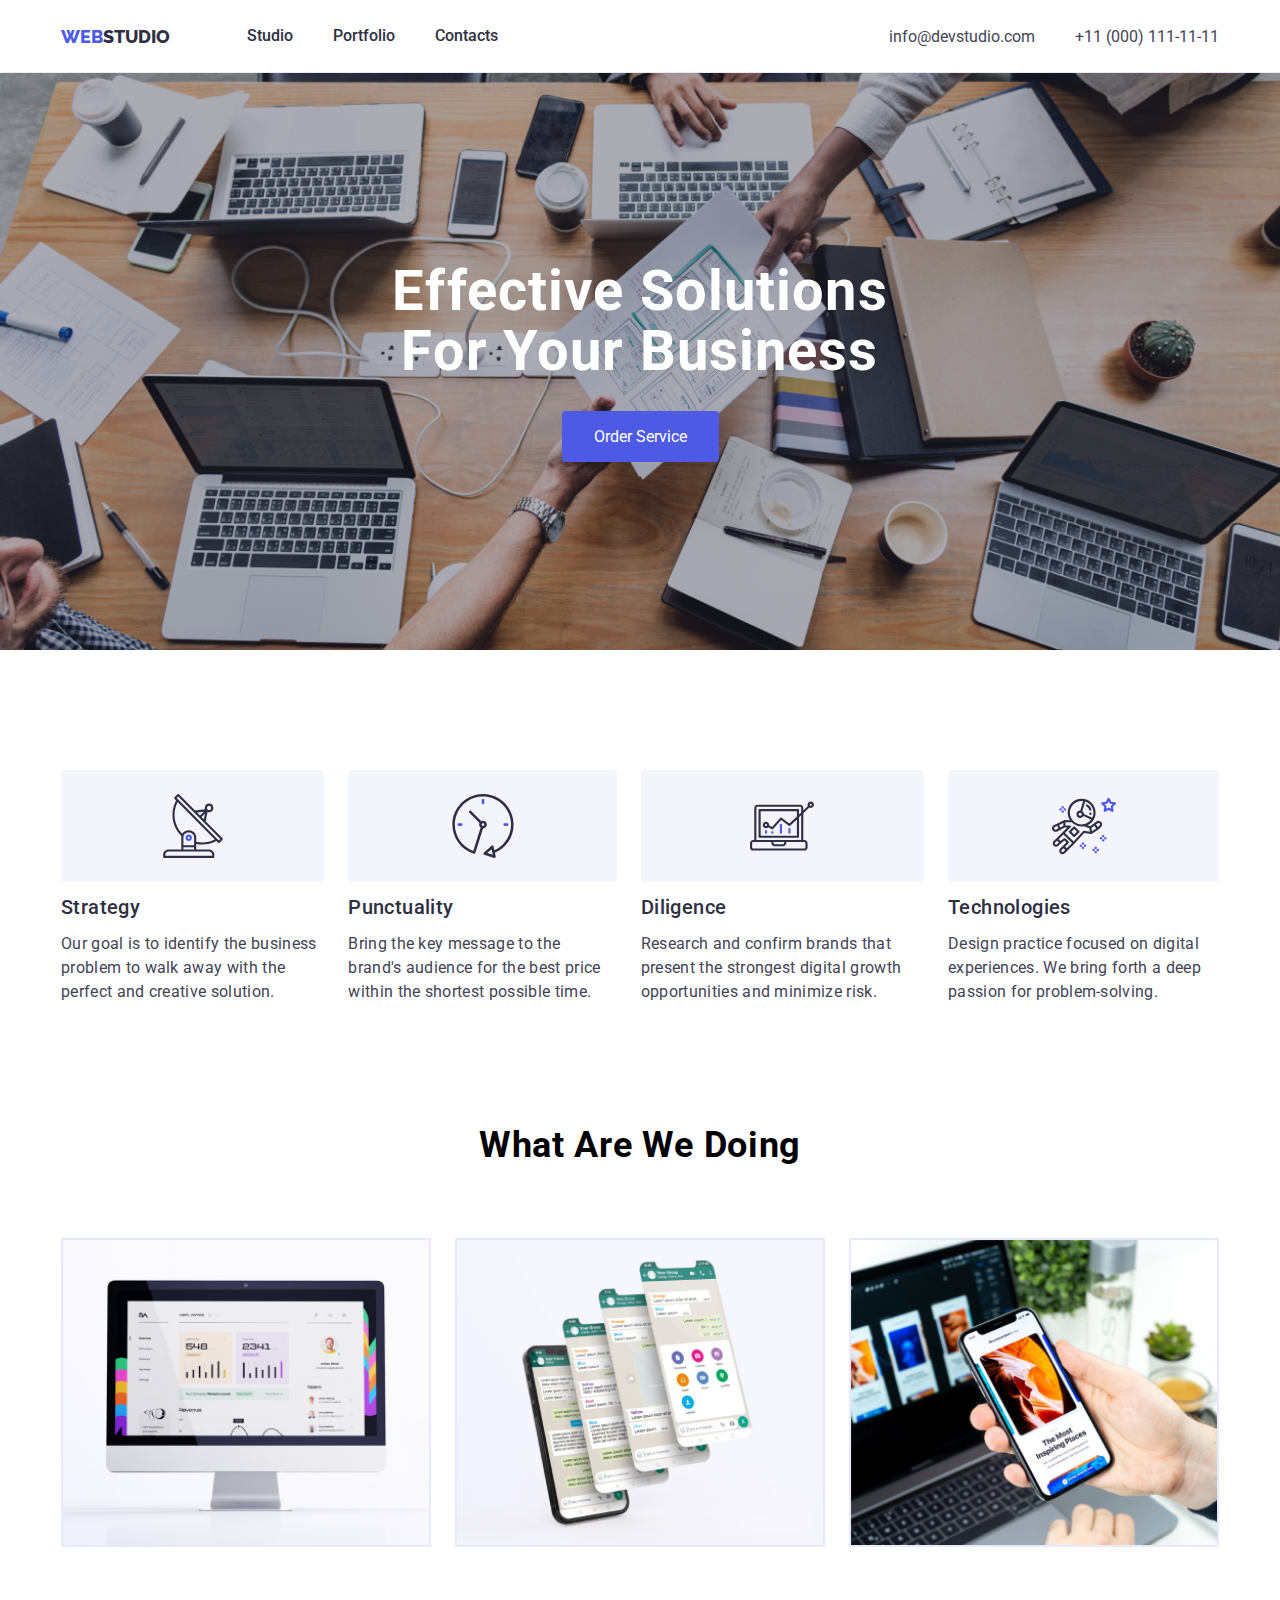
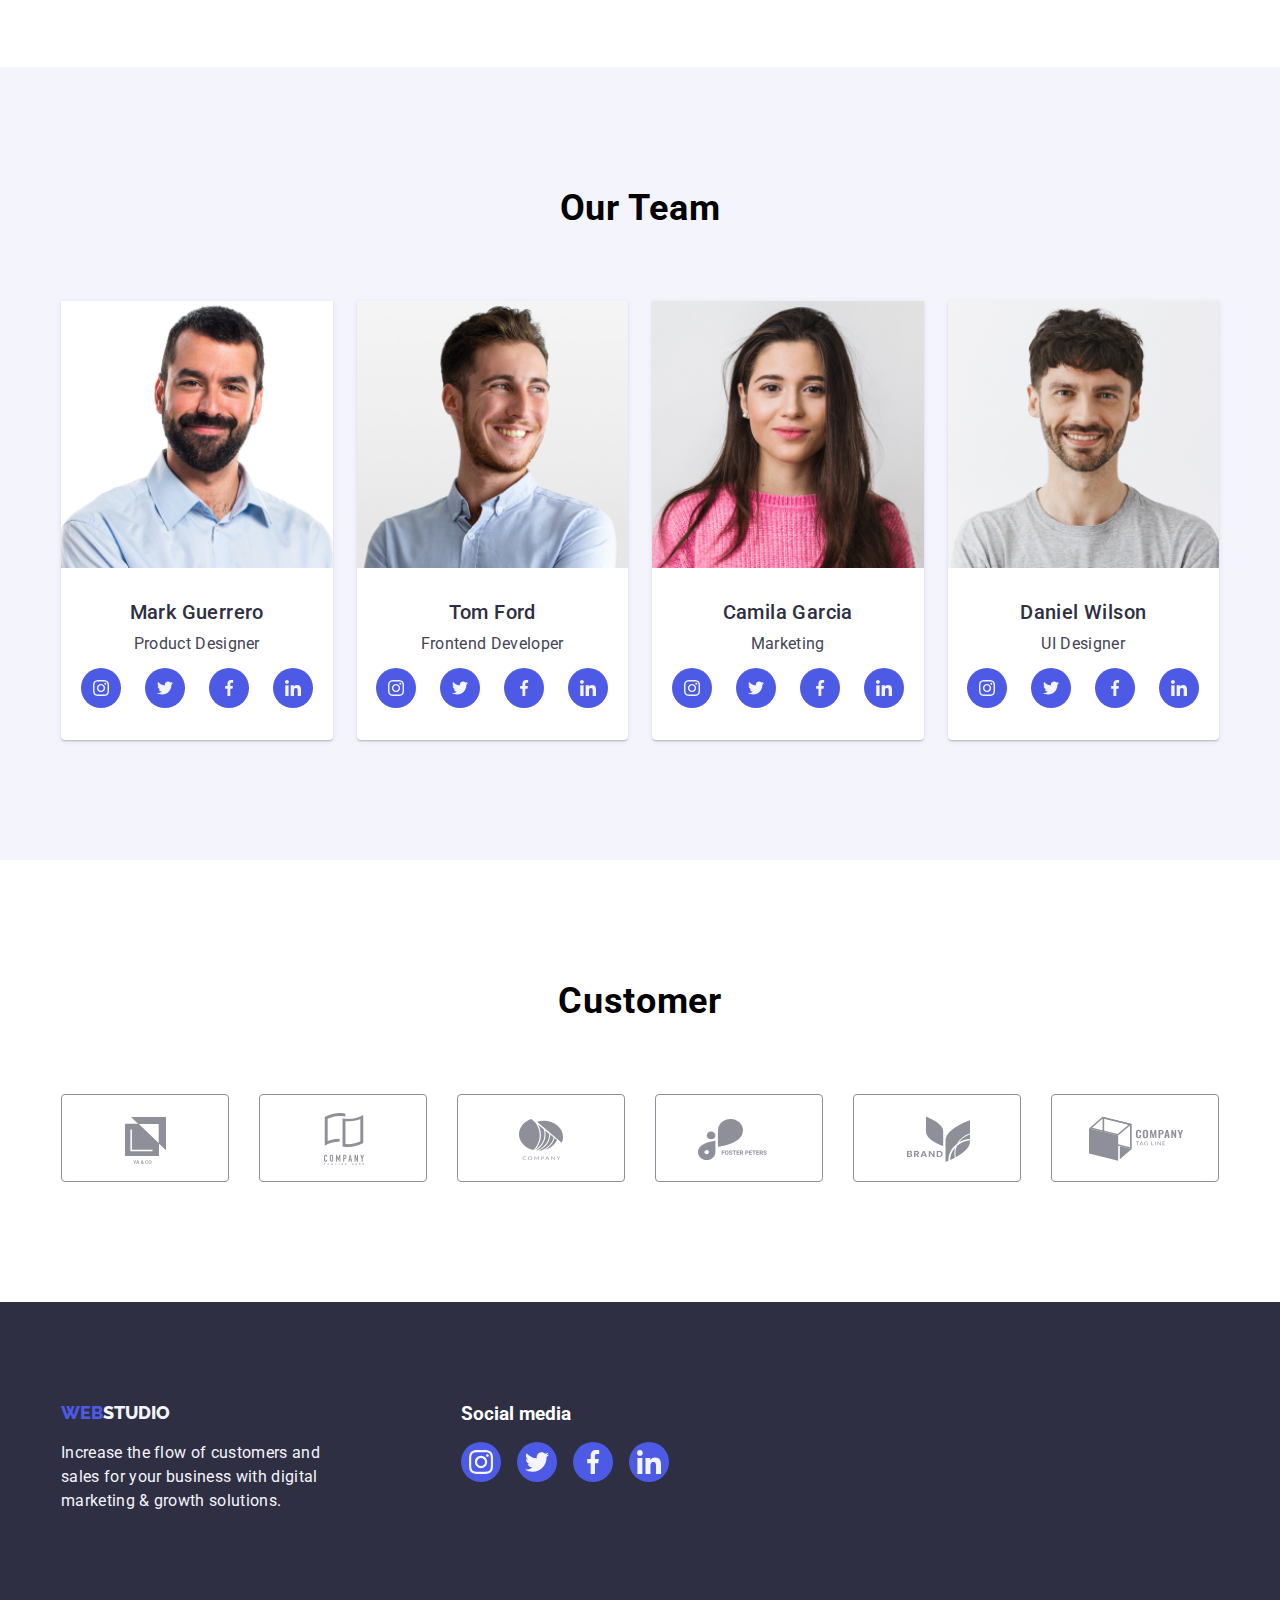
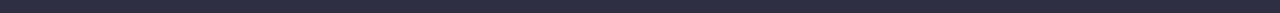
<file: index.html>
<!DOCTYPE html>
<html lang="en">
    <head>
        <meta charset="UTF-8">
        <meta name="viewport" content="width=device-width, initial-scale=1.0">
        <title>Webstudio</title>
        <link rel="https://cdnjs.cloudflare.com/ajax/libs/modern-normalize/2.0.0/modern-normalize.min.css">
        <link rel="stylesheet" href="./css/style.css"/>
        <link href="https://fonts.googleapis.com/css2?family=Montserrat:wght@100;400;700&family=Roboto:ital,wght@0,400;0,500;0,700;0,900;1,400;1,500;1,700;1,900&display=swap" rel="stylesheet"/>
        <link rel="preconnect" href="https://fonts.googleapis.com">
        <link rel="preconnect" href="https://fonts.gstatic.com" crossorigin>
        <link href="https://fonts.googleapis.com/css2?family=Montserrat:wght@100;400;700&family=Raleway:wght@400;800&family=Roboto:ital,wght@0,400;0,500;0,700;0,900;1,400;1,500;1,700;1,900&display=swap" rel="stylesheet"/>

    </head>
    <body>
        <!-- Header Section -->
        <header class="header">
            <div class="header-container container">
                <nav class="header-nav">
                    <a href="./index.html" class="header-logo"><span>web</span>studio</a>
                    <ul class="nav-list">
                        <li class="nav-list-item">
                            <a href="./index.html" class="nav-item-link">Studio</a>
                        </li>
                        <li class="nav-list-item">
                            <a href="./portfolio.html" class="nav-item-link">Portfolio</a>
                        </li>
                        <li class="nav-list-item">
                            <a href="/" class="nav-item-link">Contacts</a>
                        </li>
                    </ul>
                </nav>
                <address class="address">
                    <ul class="address-list">
                        <li class="address-list-item">
                            <a href="mailto:info@devstudio.com" class="address-item-link">info@devstudio.com</a>
                        </li>
                        <li class="address-list-item">
                            <a href="callto:+11 (000) 111-11-11" class="address-item-link">+11 (000) 111-11-11</a>
                        </li>
                    </ul>
                </address>   
            </div>    
        </header>

        <!-- Main Section -->
        <main class="main">       
            <section class="hero">
                <div class="hero-container container">
                    <h1 class="hero-title">Effective Solutions<br>
                        for Your Business</h1>
                    <button type="button" class="hero-button" data-modal-open>Order Service</button>
                </div>        
            </section>

            <section class="features">
                <div class="features-container container">
                    <ul class="features-list">
                        <li class="feature-list-item">  
                            <div class="feature-image-container">
                                <img class="feature-list-img" src="images/icons/antenna1.svg"/> 
                            </div>
                            <h3 class="feature-item-title">Strategy</h3>
                            <p class="feature-item-description">Our goal is to identify the business problem to walk away with the perfect and creative solution.</p>
                        </li>
                        <li class="feature-list-item">
                            <div class="feature-image-container">
                                <img class="feature-list-img" src="images/icons/clock1.svg"/> 
                            </div>  
                            <h3 class="feature-item-title">Punctuality</h3>
                            <p class="feature-item-description">Bring the key message to the brand's audience for the best price within the shortest possible time.</p>
                        </li>
                        <li class="feature-list-item">
                            <div class="feature-image-container">
                                <img class="feature-list-img" src="images/icons/diagram1.svg"/>
                            </div>
                            <h3 class="feature-item-title">Diligence</h3>
                            <p class="feature-item-description">Research and confirm brands that present the strongest digital growth opportunities and minimize risk.</p>
                        </li>
                        <li class="feature-list-item">
                            <div class="feature-image-container">
                                <img class="feature-list-img" src="images/icons/astronaut1.svg"/>
                            </div>
                            <h3 class="feature-item-title">Technologies</h3>
                            <p class="feature-item-description">Design practice focused on digital experiences. We bring forth a deep passion for problem-solving.</p>
                        </li>
                    </ul>
                </div>
            </section>

            <section class="services">
                <div class="services-container container">
                    <h2 class="services-title">What are we doing</h2>
                    <ul class="services-list">
                        <li class="services-list-item">
                            <a href="/" class="services-item-link">
                                <img class="services-image" src="./images/services1.jpeg" alt="graphic chart computer" width="400px">
                            </a>
                        </li>
                        <li class="services-list-item">
                            <a href="/" class="services-item-link">
                                <img class="services-image" src="./images/services2.jpeg" alt="ui interface of mobile phone" width="400px">
                            </a>
                        </li>
                        <li class="services-list-item">
                            <a href="/" class="services-item-link">
                                <img class="services-image" src="./images/services3.jpeg" alt="mobile screen viewing" width="400px">
                            </a>
                        </li>
                    </ul>
                </div>
            </section>

            <section class="team">
                <div class="team-container container">
                    <h2 class="team-title">Our Team</h2>
                    <ul class="team-list">
                        <li class="team-list-item">  
                            <img src="./images/markGuerero.jpeg" alt="Mark Guerrero" width="300px">
                            <div class="team-details-con">
                                <h3 class="team-item-title">Mark Guerrero</h3>
                                <p class="team-item-description">Product Designer</p>
                                <ul class="team-links">
                                    <li class="team-links-item">
                                        <a href="#" class="team-link">
                                            <svg>
                                                <use href="images/icons.svg#instagram2"/>
                                            </svg>
                                        </a>
                                    </li>
                                    <li class="team-links-item"> 
                                        <a href="#" class="team-link">
                                            <svg>
                                                <use href="images/icons.svg#twitter1"/>
                                            </svg>
                                        </a>
                                    </li>
                                    <li class="team-links-item">
                                        <a href="#" class="team-link">
                                            <svg>
                                                <use href="images/icons.svg#facebook1"/>
                                            </svg>
                                        </a>
                                    </li>
                                    <li class="team-links-item">
                                        <a href="#" class="team-link">
                                            <svg>
                                                <use href="images/icons.svg#linkedin1"/>
                                            </svg>
                                        </a>
                                    </li>
                                </ul>
                            </div>    
                        </li>
                        <li class="team-list-item">
                            <img src="./images/tomFord.jpeg" alt="Tom Ford" width="300px">
                            <div class="team-details-con">    
                                <h3 class="team-item-title">Tom Ford</h3>
                                <p class="team-item-description">Frontend Developer</p>
                                <ul class="team-links">
                                    <li class="team-links-item">
                                        <a href="#" class="team-link">
                                            <svg>
                                                <use href="images/icons.svg#instagram2"/>
                                            </svg>
                                        </a>
                                    </li>
                                    <li class="team-links-item"> 
                                        <a href="#" class="team-link">
                                            <svg>
                                                <use href="images/icons.svg#twitter1"/>
                                            </svg>
                                        </a>
                                    </li>
                                    <li class="team-links-item">
                                        <a href="#" class="team-link">
                                            <svg>
                                                <use href="images/icons.svg#facebook1"/>
                                            </svg>
                                        </a>
                                    </li>
                                    <li class="team-links-item">
                                        <a href="#" class="team-link">
                                            <svg>
                                                <use href="images/icons.svg#linkedin1"/>
                                            </svg>
                                        </a>
                                    </li>
                                </ul>
                            </div>    
                        </li>
                        <li class="team-list-item">
                            <img src="./images/camilaGarcia.jpeg" alt="Camila Garcia" width="300px">
                            <div class="team-details-con"> 
                                <h3 class="team-item-title">Camila Garcia</h3>
                                <p class="team-item-description">Marketing</p>
                                <ul class="team-links">
                                    <li class="team-links-item">
                                        <a href="#" class="team-link">
                                            <svg>
                                                <use href="images/icons.svg#instagram2"/>
                                            </svg>
                                        </a>
                                    </li>
                                    <li class="team-links-item"> 
                                        <a href="#" class="team-link">
                                            <svg>
                                                <use href="images/icons.svg#twitter1"/>
                                            </svg>
                                        </a>
                                    </li>
                                    <li class="team-links-item">
                                        <a href="#" class="team-link">
                                            <svg>
                                                <use href="images/icons.svg#facebook1"/>
                                            </svg>
                                        </a>
                                    </li>
                                    <li class="team-links-item">
                                        <a href="#" class="team-link">
                                            <svg>
                                                <use href="images/icons.svg#linkedin1"/>
                                            </svg>
                                        </a>
                                    </li>
                                </ul>
                            </div>    
                        </li>
                        <li class="team-list-item">
                            <img src="./images/danielWilson.jpeg" alt="Daniel Wilson" width="300px">
                            <div class="team-details-con">    
                                <h3 class="team-item-title">Daniel Wilson</h3>
                                <p class="team-item-description">UI Designer</p>
                                <ul class="team-links">
                                    <li class="team-links-item">
                                        <a href="#" class="team-link">
                                            <svg>
                                                <use href="images/icons.svg#instagram2"/>
                                            </svg>
                                        </a>
                                    </li>
                                    <li class="team-links-item"> 
                                        <a href="#" class="team-link">
                                            <svg>
                                                <use href="images/icons.svg#twitter1"/>
                                            </svg>
                                        </a>
                                    </li>
                                    <li class="team-links-item">
                                        <a href="#" class="team-link">
                                            <svg>
                                                <use href="images/icons.svg#facebook1"/>
                                            </svg>
                                        </a>
                                    </li>
                                    <li class="team-links-item">
                                        <a href="#" class="team-link">
                                            <svg>
                                                <use href="images/icons.svg#linkedin1"/>
                                            </svg>
                                        </a>
                                    </li>
                                </ul>
                            </div>    
                        </li>
                    </ul>
                </div>                        
            </section>

            <section class="customer">
                <div class="customer-container container">
                    <h2 class="customer-title">Customer</h2>
                    <ul class="customer-list">
                        
                        <li class="customer-list-item">
                            <a class="customer-link" href="#">
                                <svg>
                                    <use href="images/icons.svg#client1"/>
                                </svg>
                            </a>
                        </li>
                        <li class="customer-list-item">
                            <a class="customer-link" href="#">
                                <svg>
                                    <use href="images/icons.svg#client2"/>
                                </svg>
                            </a>
                        </li>
                        <li class="customer-list-item">
                            <a class="customer-link" href="#">
                                <svg>
                                    <use href="images/icons.svg#client3"/>
                                </svg>
                            </a>
                        </li>
                        <li class="customer-list-item">
                            <a class="customer-link" href="#">
                                <svg>
                                    <use href="images/icons.svg#client4"/>
                                </svg>
                            </a>
                        </li>
                        <li class="customer-list-item">
                            <a class="customer-link" href="#">
                                <svg>
                                    <use href="images/icons.svg#client5"/>
                                </svg>
                            </a>
                        </li>
                        <li class="customer-list-item">
                            <a class="customer-link" href="#">
                                <svg>
                                    <use href="images/icons.svg#client6"/>
                                </svg>
                            </a>
                        </li>
                    </ul>
                </div>
            </section>
        </main>


        <!-- Footer Section -->
        <footer class="footer">
            <div class="footer-container container">
                <div class="footer-logoinfo">
                    <ul class="footer-logoinfo-lists">
                        <li class="footer-logoinfo-list-item">
                            <a href="/" class="footer-logo">
                                <span>WEB</span>STUDIO
                            </a>
                        </li>
                        <li class="footer-logoinfo-list-item">
                            <p class="footer-disclaimer">Increase the flow of customers and sales for your business with digital marketing & growth solutions.</p>
                        </li>
                    </ul>
                    
                    
                </div>
                
                <div class="footer-socialmedia">
                    <h3 class="footer-socmed-title">Social media</h3>
                    <ul class="footer-socialmedia-links">
                        <li class="footer-socmed-list-items">
                            <a href="#" class="footer-socmed-link">
                                <svg>
                                    <use href="images/icons.svg#footer-instagram2"/>
                                </svg>
                            </a>
                        </li>
                        <li class="footer-socmed-list-items">
                            <a href="#" class="footer-socmed-link">
                                <svg>
                                    <use href="images/icons.svg#footer-twitter1"/>
                                </svg>
                            </a>
                        </li>
                        <li class="footer-socmed-list-items">
                            <a href="#" class="footer-socmed-link">
                                <svg>
                                    <use href="images/icons.svg#footer-facebook1"/>
                                </svg>
                            </a>
                        </li>
                        <li class="footer-socmed-list-items">
                            <a href="#" class="footer-socmed-link">
                                <svg>
                                    <use href="images/icons.svg#footer-linkedin1"/>
                                </svg>
                            </a>
                        </li>
                    </ul>
                </div>
            </div>

        </footer>

        <div class="modal is-hidden" data-modal>
            <div class="modal-content">
                <button class="modal-close" data-modal-close>
                    <svg>
                        <use href="images/icons.svg#modal-close"/>
                    </svg>
                </button>
            </div>    
        </div>
        <script src="./js/modal.js"></script>

    </body>
</html>
</file>
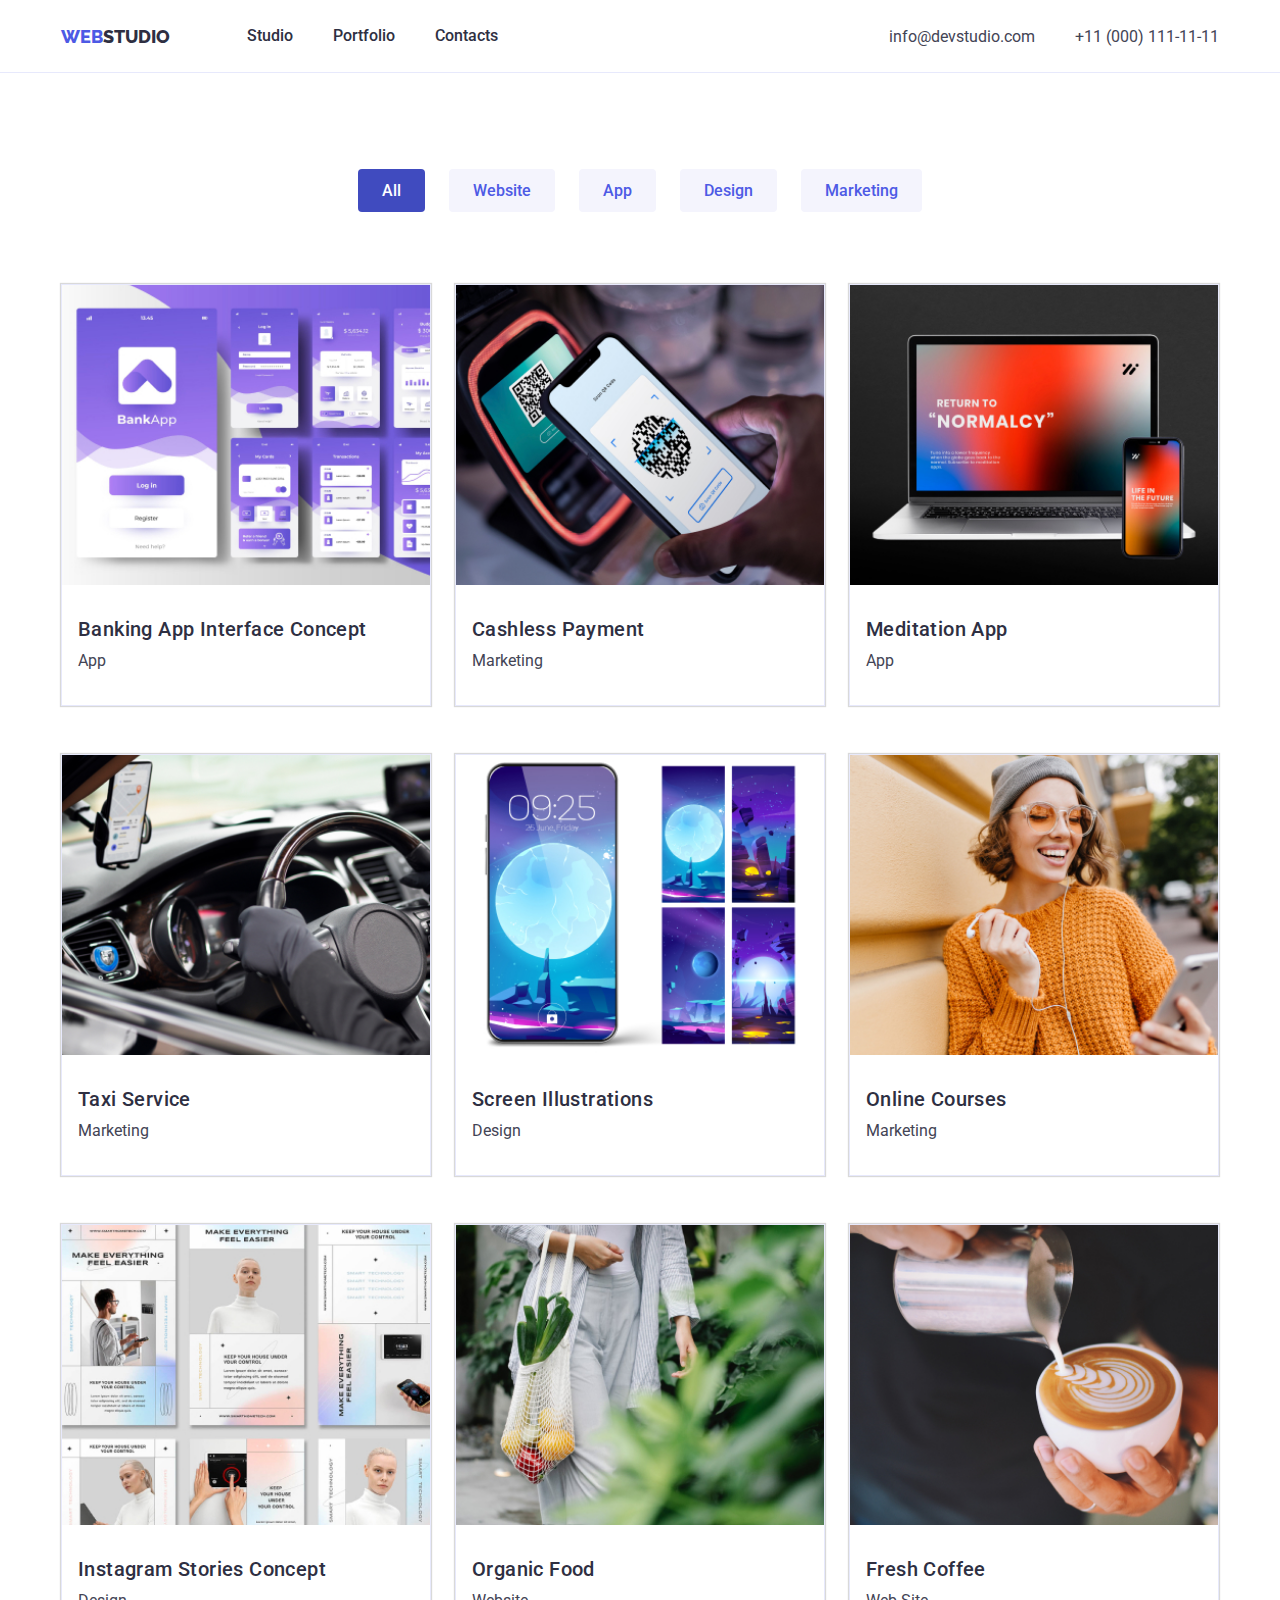
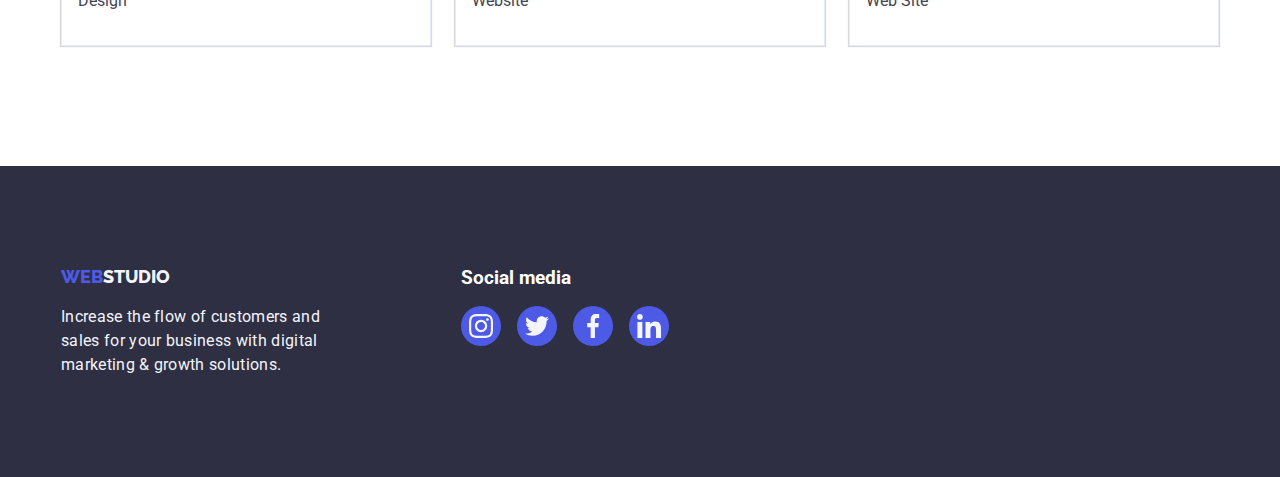
<file: portfolio.html>
<!DOCTYPE html>
<html lang="en">
    <head>
        <meta charset="UTF-8">
        <meta name="viewport" content="width=device-width, initial-scale=1.0">
        <title>Webstudio</title>
        <link rel="stylesheet" href="./css/style.css"/>
        <link href="https://fonts.googleapis.com/css2?family=Montserrat:wght@100;400;700&family=Roboto:ital,wght@0,400;0,500;0,700;0,900;1,400;1,500;1,700;1,900&display=swap" rel="stylesheet"/>
        <link rel="preconnect" href="https://fonts.googleapis.com">
        <link rel="preconnect" href="https://fonts.gstatic.com" crossorigin>
        <link href="https://fonts.googleapis.com/css2?family=Montserrat:wght@100;400;700&family=Raleway:wght@400;800&family=Roboto:ital,wght@0,400;0,500;0,700;0,900;1,400;1,500;1,700;1,900&display=swap" rel="stylesheet"/>
    
    </head>
    <body>
        <!-- Header Section -->
        <header class="header">
            <div class="header-container container">
                <nav class="header-nav">
                    <a href="./index.html" class="header-logo"><span>web</span>studio</a>
                    <ul class="nav-list">
                        <li class="nav-list-item">
                            <a href="./index.html" class="nav-item-link">Studio</a>
                        </li>
                        <li class="nav-list-item">
                            <a href="./portfolio.html" class="nav-item-link">Portfolio</a>
                        </li>
                        <li class="nav-list-item">
                            <a href="/" class="nav-item-link">Contacts</a>
                        </li>
                    </ul>
                </nav>
                <address class="address">
                    <ul class="address-list">
                        <li class="address-list-item">
                            <a href="mailto:info@devstudio.com" class="address-item-link">info@devstudio.com</a>
                        </li>
                        <li class="address-list-item">
                            <a href="callto:+11 (000) 111-11-11" class="address-item-link">+11 (000) 111-11-11</a>
                        </li>
                    </ul>
                </address>   
            </div>    
        </header>
    
        <!-- Main Section -->
        <main class="main">       
            <section class="portfolio-filter">
                <div class="portfolio-container container">
                    <ul class="filter-list">
                        <li>
                            <button class="filter-item active" type="button">All</button>
                        </li>
                        <li>
                            <button class="filter-item" type="button">Website</button>
                        </li>
                        <li>
                            <button class="filter-item" type="button">App</button>
                        </li>
                        <li>
                            <button class="filter-item" type="button">Design</button>
                        </li>
                        <li>
                            <button class="filter-item" type="button">Marketing</button>
                        </li>
                    </ul>
            </section>
                
            <section class="porfolio-boxes">
                <div class="portfolio-boxes-lists container">
                    <ul class="port-list">
                        <li class="port-list-item">
                            <a href="#">
                                <figure class="port-list-figure">
                                    <img src="./images/port1.jpeg" alt="Online Courses" />
                                    <figcaption>
                                        14 Stylish and User-Friendly App Design Concepts · Task Manager App · Calorie Tracker App · Exotic Fruit Ecommerce App · Cloud Storage App
                                    </figcaption>
                                </figure>

                                <div class="port-description">
                                    <h3 class="port-description-title">Banking App Interface Concept</h3>
                                    <p class="port-description-subtitle">App</p>
                                </div>    
                            </a>
                        </li>
                        
                        <li class="port-list-item">  
                            <a href="#">
                                <figure class="port-list-figure">
                                    <img src="./images/port2.jpeg" alt="Online Courses" />
                                    <figcaption>
                                        14 Stylish and User-Friendly App Design Concepts · Task Manager App · Calorie Tracker App · Exotic Fruit Ecommerce App · Cloud Storage App
                                    </figcaption>
                                </figure>
                                
                                <div class="port-description">
                                    <h3 class="port-description-title">Cashless Payment</h3>
                                    <p class="port-description-subtitle">Marketing</p>
                                </div>
                            </a>    
                        </li>
                        <li class="port-list-item">
                            <a href="#">
                                <figure class="port-list-figure">
                                    <img src="./images/port3.jpeg" alt="Online Courses" />
                                    <figcaption>
                                        14 Stylish and User-Friendly App Design Concepts · Task Manager App · Calorie Tracker App · Exotic Fruit Ecommerce App · Cloud Storage App
                                    </figcaption>
                                </figure>
                                    
                                <div class="port-description">
                                    <h3 class="port-description-title">Meditation App</h3>
                                    <p class="port-description-subtitle">App</p>
                                </div>
                            </a>  
                        </li>
                        <li class="port-list-item">
                            <a href="#">
                                <figure class="port-list-figure">
                                    <img src="./images/port4.jpeg" alt="Online Courses" />
                                    <figcaption>
                                        14 Stylish and User-Friendly App Design Concepts · Task Manager App · Calorie Tracker App · Exotic Fruit Ecommerce App · Cloud Storage App
                                    </figcaption>
                                </figure>
                                    
                                <div class="port-description">
                                    <h3 class="port-description-title">Taxi Service</h3>
                                    <p class="port-description-subtitle">Marketing</p>
                                </div>
                            </a>    
                        </li>
                        <li class="port-list-item">
                            <a href="#">
                                <figure class="port-list-figure">
                                    <img src="./images/port5.jpeg" alt="Online Courses" />
                                    <figcaption>
                                        14 Stylish and User-Friendly App Design Concepts · Task Manager App · Calorie Tracker App · Exotic Fruit Ecommerce App · Cloud Storage App
                                    </figcaption>
                                </figure>
                                
                                <div class="port-description">
                                    <h3 class="port-description-title">Screen Illustrations</h3>
                                    <p class="port-description-subtitle">Design</p>
                                </div>
                            </a>    
                        </li>
                        <li class="port-list-item">
                            <a href="#">
                                <figure class="port-list-figure">
                                    <img src="./images/port6.jpeg" alt="Online Courses" />
                                    <figcaption>
                                        14 Stylish and User-Friendly App Design Concepts · Task Manager App · Calorie Tracker App · Exotic Fruit Ecommerce App · Cloud Storage App
                                    </figcaption>
                                </figure>
                                    
                                <div class="port-description">
                                    <h3 class="port-description-title">Online Courses</h3>
                                    <p class="port-description-subtitle">Marketing</p>
                                </div>
                            </a>
                        </li>
                        <li class="port-list-item">
                            <a href="#">
                                <figure class="port-list-figure">
                                    <img src="./images/port7.jpeg" alt="Online Courses" />
                                    <figcaption>
                                        14 Stylish and User-Friendly App Design Concepts · Task Manager App · Calorie Tracker App · Exotic Fruit Ecommerce App · Cloud Storage App
                                    </figcaption>
                                </figure>
                                
                                <div class="port-description">
                                    <h3 class="port-description-title">Instagram Stories Concept</h3>
                                    <p class="port-description-subtitle">Design</p>
                                </div>
                           </a>
                        </li>
                        <li class="port-list-item">
                            <a href="#">
                                <figure class="port-list-figure">
                                    <img src="./images/port8.jpeg" alt="Online Courses" />
                                    <figcaption>
                                        14 Stylish and User-Friendly App Design Concepts · Task Manager App · Calorie Tracker App · Exotic Fruit Ecommerce App · Cloud Storage App
                                    </figcaption>
                                </figure>
                                
                                <div class="port-description">
                                    <h3 class="port-description-title">Organic Food</h3>
                                    <p class="port-description-subtitle">Website</p>
                                </div>
                            </a>
                        </li>
                        <li class="port-list-item">
                            <a href="#">
                                <figure class="port-list-figure">
                                    <img src="./images/port9.jpeg" alt="Online Courses" />
                                    <figcaption>
                                        14 Stylish and User-Friendly App Design Concepts · Task Manager App · Calorie Tracker App · Exotic Fruit Ecommerce App · Cloud Storage App
                                    </figcaption>
                                </figure>
                                
                                <div class="port-description">
                                    <h3 class="port-description-title">Fresh Coffee</h3>
                                    <p class="port-description-subtitle">Web Site</p>
                                </div>
                            </a>
                        </li>
                    </ul>
                </div>
            </section>    
        </main>
    
        <!-- Footer Section -->
        <footer class="footer">
            <div class="footer-container container">
                <div class="footer-logoinfo">
                    <ul class="footer-logoinfo-lists">
                        <li class="footer-logoinfo-list-item">
                            <a href="/" class="footer-logo">
                                <span>WEB</span>STUDIO
                            </a>
                        </li>
                        <li class="footer-logoinfo-list-item">
                            <p class="footer-disclaimer">Increase the flow of customers and sales for your business with digital marketing & growth solutions.</p>
                        </li>
                    </ul>
                    
                    
                </div>
                
                <div class="footer-socialmedia">
                    <h3 class="footer-socmed-title">Social media</h3>
                    <ul class="footer-socialmedia-links">
                        <li class="footer-socmed-list-items">
                            <a href="#" class="footer-socmed-link">
                                <svg>
                                    <use href="images/icons.svg#footer-instagram2"/>
                                </svg>
                            </a>
                        </li>
                        <li class="footer-socmed-list-items">
                            <a href="#" class="footer-socmed-link">
                                <svg>
                                    <use href="images/icons.svg#footer-twitter1"/>
                                </svg>
                            </a>
                        </li>
                        <li class="footer-socmed-list-items">
                            <a href="#" class="footer-socmed-link">
                                <svg>
                                    <use href="images/icons.svg#footer-facebook1"/>
                                </svg>
                            </a>
                        </li>
                        <li class="footer-socmed-list-items">
                            <a href="#" class="footer-socmed-link">
                                <svg>
                                    <use href="images/icons.svg#footer-linkedin1"/>
                                </svg>
                            </a>
                        </li>
                    </ul>
                </div>
            </div>

        </footer>
    
      


    </body>
</html>
</file>
<file: css/style.css>
:root {
    --color-white: #fff;
    --color-iris: #4D5AE5;
    --color-navyblue: #2E2F42;
    --color-slate: #434455;
    --color-light-slate: #8E8F99;
    --color-cloud: #F4F4FD;
    --color-cornflower: #E7E9FC;
    --color-ocean: #404BBF;
    --color-green: #31D0AA;
    --color-dairy: #FCFCFC;
    --color-black: #000;
    --transition-duration: 250ms;
 }
* {
    padding: 0;
    box-sizing: border-box;
    margin: 0;
}
 body {
    font-family:'Roboto',Arial, Helvetica, sans-serif;
    font-weight: 400;
    font-size: 16px;
 }

 /* default */
 h1,
 h2,
 h3,
 h4,
 h5,
 h6,
 p {
    margin: 0;
 }
 figure {
    margin: 0px;
 }
 ul {
    list-style: none;
 }
 a {
    text-decoration: none;
 }
button {
    font-family: inherit;
}
img {
    display: block;
    max-width: 100%;
    height: auto;
}
.container {
    width: 1158px;
    margin-left: auto;
    margin-right: auto;

}

 /* ===========HEADER SECTION=========== */
 /* --navigation and logo-- */

.header {
    background-color: var(--color-white);
    border-bottom: 1px solid var(--color-cornflower);
    padding-top: 24px;
    padding-bottom: 24px;

 }
.header-container {
    display: flex;
    flex-direction: row;
    justify-content: space-between;
    align-items: center;
    
 }
.header-nav {
    display: inline-flex;
    /* position: relative; */
    
}
.header-logo {
    font-size: 18px;
    font-family: 'Raleway', sans-serif;
    text-transform: uppercase;
    color: var(--color-navyblue);
    font-weight: 800;
    text-decoration: none;
    display: flex;
    align-items: center;
    
}
.header-logo span {
    color: var(--color-iris);
}

.nav-list {
    display: flex;
    justify-content: center;
    align-content: center;
    align-items: center;
    column-gap: 40px;
    margin-left: 77px;
}
.nav-list-item {
    position: relative;
    display: inline-flex;
}
.nav-item-link {
    /* position: relative; */
    color:var(--color-navyblue);
    font-family: 'Roboto', sans-serif;
    font-weight: 500;
    line-height: 24px;
    transition: color 250ms cubic-bezier(0.4, 0, 0.2, 1);
    position: relative;
}
.nav-item-link:hover{
    color: var(--color-ocean);
    
}

.nav-item-link::after {
    content: '';
    width: 100%;
    height: 4px;
    background-color: var(--color-ocean);
    border-radius: 2px ;
    position: absolute;
    left: 0;
    bottom: -25px;
    
    transition: width 250ms cubic-bezier(0.4, 0, 0.2, 1);
    /* display: none; */
    transform: scaleX(0);
    transform-origin: bottom left;
    transition: transform 250ms cubic-bezier(0.4, 0, 0.2, 1);

}
.nav-item-link:hover::after {
    width: 100%;
    /* display: block; */
    transform: scaleX(1);
    transform-origin: bottom left
}



/* --header contacts-- */
.address {
    display: inline-flex;
}
.address-list {
    color: var(--color-navyblue);
    display: inline-flex;
    column-gap: 40px;   
}
.address-list-item {
    font-style: normal;
    display: inline-block;
}
.address-item-link {
    color:var(--color-slate);
    transition: color 250ms cubic-bezier(0.4, 0, 0.2, 1);
}
.address-item-link:hover,
.address-item-link:focus {
    color: var(--color-iris);
}




/* -/////////// INDEX PAGE ////////////- */
/* -- Main-banner Section -- */
.hero {
    background-color: var(--color-navyblue);
    padding-top: 188px;
    padding-bottom: 188px;
    background-image: linear-gradient(rgba(46, 47, 66, 0.4), rgba(46, 47, 66, 0.4)),url(../images/hero-image.jpeg);
    background-repeat: no-repeat;
    background-position: center;
    background-size: cover;
}
.hero-title {
    font-size: 56px;
    font-weight: 700;
    line-height: 60px;
    letter-spacing: 1.12px;
    text-align: center;
    text-transform:capitalize;
    color:var(--color-white);
}
.hero button {
    background-color: var(--color-iris);
    text-align: center;
    color:var(--color-white);
    border-top-left-radius: 4px;
    border-top-right-radius: 4px;
    border-bottom-left-radius: 4px;
    border-bottom-right-radius: 4px;
    text-shadow:none;
    font-size: 16px;
    border: 0;
    padding: 16px 32px;
    margin-top: 30px;
    margin-right: auto;
    margin-left: auto;
    display: block;
    cursor: pointer;
    transition: background-color 250ms cubic-bezier(0.4, 0, 0.2, 1);
}
.hero button:hover {
    background-color: var(--color-ocean);
}

/* -- features Section -- */
.features {
    padding-top: 120px;
    padding-bottom: 120px;
}
.features-container {
    display: flex;
    flex-direction: row;
    justify-content: space-between;
    align-items: center;
    align-content:flex-start;
    
}
.features-list {
    display: inline-flex;
    column-gap: 24px;
}
.feature-image-container {
    background-color: var(--color-cloud);
    border-radius: 4px;
    padding-top: 24px;
    padding-bottom: 24px;
}
.feature-list-img {
    margin: 0 auto;
}
.feature-item-title {
    font-size: 20px;
    font-weight: 500;
    line-height: 24px;
    letter-spacing: 0.4px;
    color:var(--color-navyblue);
    margin-top: 13px;
    margin-bottom: 13px;
}
.feature-item-description {
    font-size: 16px;
    line-height: 24px;
    color:var(--color-slate);
    letter-spacing: 0.32px;
}


/* -- Service Section -- */
.services {
    padding-bottom: 120px;
}

.services-title {
    font-size: 36px;
    font-weight: 700;
    text-align: center;
    text-transform: capitalize;
    letter-spacing: 0.72px;
    margin-bottom: 72px;
    
}
.services-list {
    display: flex;
    flex-direction: row;
    justify-content: space-between;
    align-items: center;
    align-content: flex-start;
    column-gap: 24px;
   
}   
.services-list-item {
    display: inline-flex; 
}
.services-item-link {
    border: 1px solid var(--color-cornflower);
}

/* -- Team Section -- */

.team {
    background-color: var(--color-cloud);
    padding-top: 120px;
    padding-bottom: 120px;
}
.team-title {
    font-size: 36px;
    font-weight: 700;
    text-align: center;
    text-transform: capitalize;
    letter-spacing: 0.72px;  
    margin-bottom: 72px;  
}
.team-list {
    display: flex;
    flex-direction: row;
    justify-content: space-between;
    align-items: flex-start;
    column-gap: 24px;
    padding: 0;
    margin: 0;
}
.team-list-item {
    background-color: var(--color-white);
    text-align: center;
    border-radius: 0px 0px 4px 4px;
    box-shadow: 0px 2px 1px 0px rgba(46, 47, 66, 0.08), 0px 1px 1px 0px rgba(46, 47, 66, 0.16), 0px 1px 6px 0px rgba(46, 47, 66, 0.08);
}
.team-details-con {
    padding-top: 32px;
    padding-bottom: 32px;
}
.team-item-title {
    font-size: 20px;
    font-weight: 500;
    color:var(--color-navyblue);
    margin-bottom: 8px;
    letter-spacing: 0.4px;
    line-height: 24px;
}   
.team-item-description {
    font-size: 16px;
    color: var(--color-slate);
    line-height: 24px;
    letter-spacing: 0.32px;
}
.team-links {
    margin-top: 12px;
    display: flex;
    flex-direction: row;
    justify-content: center;
    align-items: center;
    column-gap: 24px;
}

.team-link {
    display: flex;
    justify-content: center;
    align-items: center;
    width: 40px;
    height: 40px;
    background-color: var(--color-iris);
    border-radius: 50%;
    transition: background-color 250ms cubic-bezier(0.4, 0, 0.2, 1);
}
.team-link svg {
   width: 16px;
   height: 16px;
   fill: var(--color-cloud);
}
.team-link:hover  {
    border-radius: 22px;
    background-color: var(--color-ocean);
}
.team-link:hover svg {
    fill: var(--color-cloud);
}


 /* ================Customer=============== */
.customer {
    padding: 120px 0 0 0;
}
.customer-title {
    font-size: 36px;
    font-weight: 700;
    text-align: center;
    text-transform: capitalize;
    letter-spacing: 0.72px;  
    margin-bottom: 72px;  
}
 .customer-list {
    display: flex;
    flex-direction: row;
    justify-content: space-between;
    align-items: center;
    flex-wrap: wrap;
    /* column-gap: 24px; */
 }

.customer-link {
    display: flex;
    justify-content: center;
    align-content: center;
    align-items: center;
    border: 1px solid var(--color-light-slate);
    border-radius: 4px;
    width: 168px;
    height: 88px;
    flex-wrap: wrap;
    width: calc(100% - 120px) / 6;
    flex-grow: 0;
    transition: background-color 250ms cubic-bezier(0.4, 0, 0.2, 1);
}
.customer-link svg {
    fill: var(--color-light-slate);
    width: 104px;
    height: 56px;
}

.customer-link:hover svg {
    fill: var(--color-ocean);
    transition: fill 250ms cubic-bezier(0.4, 0, 0.2, 1);
}
.customer-link:hover {
    border: 1px solid var(--color-ocean);
}









/* ================Footer=============== */
.footer {
    background-color: var(--color-navyblue);
    padding-top: 100px;
    padding-bottom: 100px;
    margin-top: 120px;
}
.footer-container {
    display: flex;
    flex-direction: row;
}
.footer-logoinfo {
    display:inline-flex;
    margin-right: 120px;
}

.footer-logoinfo-list-item {
    display: flex;
}
.footer-logo {
    text-transform: uppercase;
    font-family: 'Raleway', sans-serif;
    font-weight: 800;
    color: var(--color-cloud);
    text-decoration: none;
    margin-bottom: 17.5px;
    font-size: 18px;
}
.footer-logo span {
    color: var(--color-iris);
}
.footer-disclaimer {
    font-size: 16px;
    color: var(--color-cloud);
    white-space:pre-wrap;
    width: 280px;
    line-height: 24px;
    letter-spacing: 0.32px;
}

/* footer soc-med */
.footer-socialmedia {
    
}
.footer-socmed-title {
    color: var(--color-white);
    display: block;
    line-height: 24px;
}

.footer-socialmedia-links {
    display: flex;
    flex-direction: row;
    justify-content: center;
    align-items: center;
    column-gap: 16px;
    margin-top: 16px;
}
.footer-socmed-list-items {
    display: flex;
}
.footer-socmed-link {
    display: flex;
    align-content: center;
    align-items: center;
    justify-content: center;
    width: 40px;
    height: 40px;
    background-color: var(--color-iris);
    border-radius: 50%;  
    transition: background-color 250ms cubic-bezier(0.4, 0, 0.2, 1);
}
.footer-socmed-link svg {
    width: 24px;
    height: 24px;
    fill: var(--color-cloud);
}
.footer-socmed-link:hover  {
    background-color: var(--color-green);
}
.footer-socmed-link:hover svg {
    fill: var(--color-cloud);
}





/* ==============inner-pages============ */


/* -/////////// PORTFOLIO PAGE ////////////- */
/* ==filter-list== */
.portfolio-filter {
    padding-top: 96px;
    /* display: flex;
    justify-content: space-between; */
}
.filter-list {
    display: flex;
    flex-direction: row;
    justify-content: center;
    align-items: center;
    align-content: flex-start;
    column-gap: 24px;
    margin-bottom: 72px;
}
.filter-item {
    background-color: var(--color-cloud);
    border: 1px solid var(--color-cornflower);
    color: var(--color-iris);
    border: 1px var(--color-ocean);
    padding-top: 12px;
    padding-bottom: 12px;
    padding-left: 24px;
    padding-right: 24px;
    border-radius: 4px;
    font-size: 16px;
    font-weight: 500;
    transition: background-color 250ms cubic-bezier(0.4, 0, 0.2, 1), border 250ms cubic-bezier(0.4, 0, 0.2, 1), color 250ms cubic-bezier(0.4, 0, 0.2, 1), box-shadow 250ms cubic-bezier(0.4, 0, 0.2, 1);
}
.filter-item:hover {
    background-color:var(--color-ocean);
    color: var(--color-white);
    cursor: pointer;
    box-shadow: 0px 2px 2px 0px rgba(0, 0, 0, 0.12), 0px 2px 1px 0px rgba(0, 0, 0, 0.08), 0px 3px 1px 0px rgba(0, 0, 0, 0.10);
}
.filter-item.active {
    background-color: var(--color-ocean);
    color: var(--color-white);
}




/* --------portfolio boxes--------- */
.port-list {
    display: flex;
    flex-direction: row;
    justify-content: center;
    align-items: center;
    align-content: flex-start;
    gap: 48px 24px;
    flex-wrap: wrap;
}
.port-list-item {
    border: 1px solid var(--color-cornflower);
    width: calc((100% - 48px) / 3);  
    /* box-shadow: 0px 2px 1px 0px rgba(46, 47, 66, 0.08), 0px 1px 1px 0px rgba(46, 47, 66, 0.16), 0px 1px 6px 0px rgba(46, 47, 66, 0.08); */
    box-shadow: 0 0 1px 1px rgba(0, 0, 0, 0.15);
    transition: box-shadow var(--transition-duration) cubic-bezier(0.4, 0, 0.2, 1);
}
.port-list-item:hover {
    box-shadow: 0 0 5px 3px rgba(0, 0, 0, 0.15);
}

.port-list-figure {
    width: 100%;
    height: 300px;
    position: relative;
    overflow: hidden;
}
.port-list-figure img {
    display: block;
    width: 100%;
    height: 100%;
    object-fit: cover;
    object-position: center;
}
.port-list-figure figcaption {
    position: absolute;
    top: 0px;
    left: 0px;
    width: 100%;
    height: 100%;
    color: var(--color-white);
    background-color: rgba(77, 90, 229, 0.90);
    padding: 40px 32px 0 32px;
    text-align: left;
    font-size: inherit;
    letter-spacing: 0.32px;
    line-height: 24px;
    display: flex;
    align-items: flex-start;
    
    /* transition-property: background-color, transform;
    transition-duration: var(--transition-duration);
    transition-timing-function: cubic-bezier(0.4, 0, 0.2, 1);
    transition-delay: 0s; */
    transform: translateY(100%);
    transition: transform var(--transition-duration) cubic-bezier(0.4, 0, 0.2, 1) ;
    will-change: transform;
}
.port-list-item:hover figcaption {
    /* transform: ; */
    transform: translateY(0);
}
.port-description {
    padding-top: 32px;
    padding-bottom: 32px;
    padding-right: 16px;
    padding-left: 16px;
    background-color: var(--color-white);  
}
.port-description-title {
    font-size: 20px;
    font-weight: 500;
    line-height: 24px;
    letter-spacing: 0.4px; 
    color: var(--color-navyblue);
    margin-bottom: 8px;
}
.port-description-subtitle {
    color: var(--color-slate);
    line-height: 24px;
    font-size: inherit;
} 





/* ----------------portpolio page modal ---------- */

.modal {
    /* background-color: rgba(0, 0, 0, 0.5) ; */
    position: fixed;
    width: 100%;
    height: 100%;
    top: 0px;
    left: 0;
    display: flex;
    align-items: center;
    justify-content: center;
    
    /* transition: visibility var(--transition-duration); */
    transition-property: visibility, opacity;
    transition-duration: var(--transition-duration);
    opacity: 1;
    pointer-events: auto;
    transform: none;
    background: linear-gradient(rgba(46, 47, 66, 0.4), rgba(46, 47, 66, 0.4));
}
.modal.is-hidden {
    /* display: none; */
    visibility: hidden;
    opacity: 0 ;
    pointer-events: none;
    transform: none;
    /* transform: translateY(-20px); */
}
.modal.is-hidden .modal-content {
    /* transform: translateY(-20px); */
    transform: scale(0.5);
    transition: transform var(--transition-duration);
}
.modal-content {
    position: relative;
    width: 408px; 
    height: 580px;
    background-color: var(--color-white);
    color: var(--color-dairy);
    box-shadow: 0px 2px 1px 0px rgba(0, 0, 0, 0.20),
                0px 1px 3px 0px rgba(0, 0, 0, 0.12),
                0px 1px 1px 0px rgba(0, 0, 0, 0.14);
    border-radius: 4px;
    transform: none;
}
.modal-close {
    display: flex;
    align-items: center;
    justify-content: center;
    background-color: var(--color-cornflower);
    border: 1px solid rgba(0, 0, 0, 0.10);
    border-radius: 50px;
    width: 24px;
    height: 24px;
    position: absolute;
    left: 100%;
    top: 0px;
    cursor: pointer;
}
.modal-close svg {
    position: absolute;
    width: 8px;
    height: 8px;
    fill: var(--color-navyblue);
}
.modal-close:hover {
    background-color: var(--color-ocean);
}
.modal-close:hover svg {
    fill: var(--color-white);
    
}
</file>
